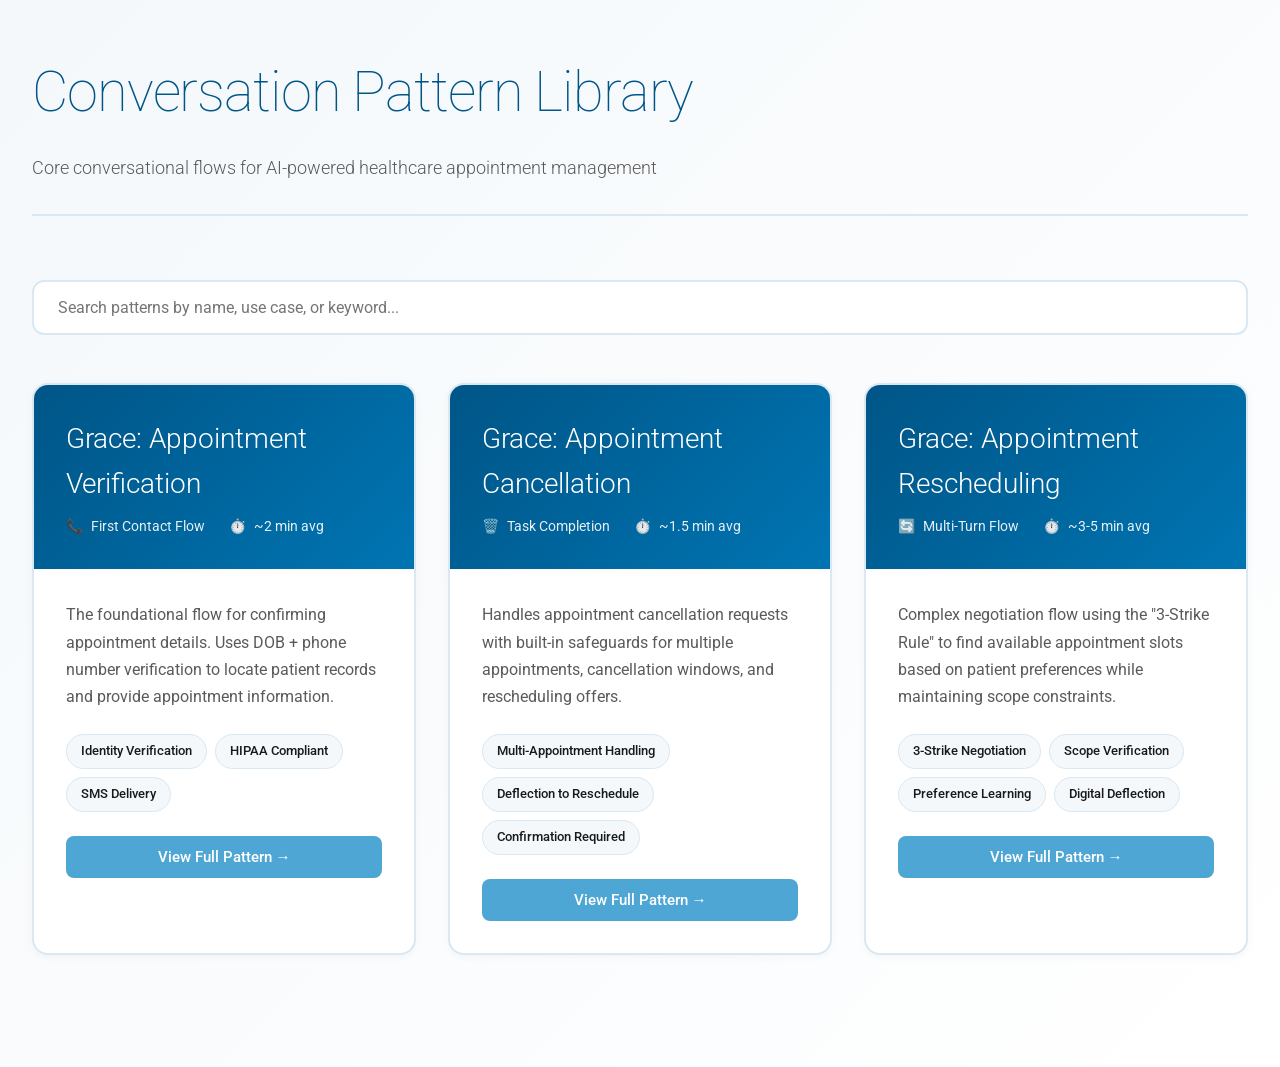
<file: index.html>
<!DOCTYPE html>
<html lang="en">
<head>
    <meta charset="UTF-8">
    <meta name="viewport" content="width=device-width, initial-scale=1.0">
    <title>Grace Conversation Pattern Library</title>
    <link href="https://fonts.googleapis.com/css2?family=Roboto:wght@100;300;400;500;600&display=swap" rel="stylesheet">
    <style>
        * {
            margin: 0;
            padding: 0;
            box-sizing: border-box;
        }

        :root {
            --primary: #005587;
            --secondary: #0075b3;
            --accent: #4da6d4;
            --light-bg: #f4f8fb;
            --white: #ffffff;
            --text-primary: #1a1a1a;
            --text-secondary: #5a5a5a;
            --border: #d9e8f2;
            --shadow: rgba(0, 85, 135, 0.08);
        }

        body {
            font-family: 'Roboto', sans-serif;
            background: linear-gradient(135deg, var(--light-bg) 0%, #ffffff 100%);
            color: var(--text-primary);
            line-height: 1.6;
            min-height: 100vh;
        }

        .container {
            max-width: 1400px;
            margin: 0 auto;
            padding: 3rem 2rem;
        }

        header {
            margin-bottom: 4rem;
            border-bottom: 2px solid var(--border);
            padding-bottom: 2rem;
        }

        h1 {
            font-family: 'Roboto', sans-serif;
            font-size: 3.5rem;
            color: var(--primary);
            margin-bottom: 1rem;
            font-weight: 100;
            letter-spacing: -0.02em;
        }

        .subtitle {
            font-size: 1.125rem;
            color: var(--text-secondary);
            font-weight: 300;
        }

        .search-container {
            margin-bottom: 3rem;
            position: relative;
        }

        .search-input {
            width: 100%;
            padding: 1rem 1.5rem;
            font-size: 1rem;
            border: 2px solid var(--border);
            border-radius: 12px;
            font-family: 'Roboto', sans-serif;
            transition: all 0.3s ease;
            background: var(--white);
        }

        .search-input:focus {
            outline: none;
            border-color: var(--secondary);
            box-shadow: 0 4px 12px var(--shadow);
        }

        .pattern-grid {
            display: grid;
            grid-template-columns: repeat(auto-fit, minmax(380px, 1fr));
            gap: 2rem;
            margin-bottom: 4rem;
        }

        .pattern-card {
            background: var(--white);
            border: 2px solid var(--border);
            border-radius: 16px;
            overflow: hidden;
            transition: all 0.3s ease;
            cursor: pointer;
            box-shadow: 0 2px 8px rgba(0,0,0,0.04);
        }

        .pattern-card:hover {
            transform: translateY(-4px);
            box-shadow: 0 8px 24px var(--shadow);
            border-color: var(--secondary);
        }

        .pattern-header {
            padding: 2rem;
            background: linear-gradient(135deg, var(--primary) 0%, var(--secondary) 100%);
            color: var(--white);
        }

        .pattern-title {
            font-family: 'Roboto', sans-serif;
            font-size: 1.75rem;
            margin-bottom: 0.5rem;
            font-weight: 300;
        }

        .pattern-meta {
            font-size: 0.875rem;
            opacity: 0.9;
            display: flex;
            gap: 1.5rem;
            flex-wrap: wrap;
        }

        .meta-item {
            display: flex;
            align-items: center;
            gap: 0.5rem;
        }

        .pattern-preview {
            padding: 2rem;
        }

        .pattern-description {
            color: var(--text-secondary);
            margin-bottom: 1.5rem;
            line-height: 1.7;
        }

        .tag-container {
            display: flex;
            gap: 0.5rem;
            flex-wrap: wrap;
        }

        .tag {
            padding: 0.375rem 0.875rem;
            background: var(--light-bg);
            border: 1px solid var(--border);
            border-radius: 20px;
            font-size: 0.8125rem;
            font-weight: 500;
            color: var(--text-primary);
        }

        .expand-button {
            margin-top: 1.5rem;
            padding: 0.75rem 1.5rem;
            background: var(--accent);
            color: var(--white);
            border: none;
            border-radius: 8px;
            font-family: 'Roboto', sans-serif;
            font-size: 0.9375rem;
            font-weight: 500;
            cursor: pointer;
            transition: all 0.3s ease;
            width: 100%;
        }

        .expand-button:hover {
            background: var(--secondary);
            transform: scale(1.02);
        }

        .modal-overlay {
            display: none;
            position: fixed;
            top: 0;
            left: 0;
            right: 0;
            bottom: 0;
            background: rgba(0, 0, 0, 0.6);
            backdrop-filter: blur(4px);
            z-index: 1000;
            animation: fadeIn 0.3s ease;
        }

        .modal-overlay.active {
            display: flex;
            justify-content: center;
            align-items: center;
            padding: 2rem;
        }

        .modal-content {
            background: var(--white);
            border-radius: 20px;
            max-width: 900px;
            width: 100%;
            max-height: 90vh;
            overflow-y: auto;
            box-shadow: 0 20px 60px rgba(0, 0, 0, 0.3);
            animation: slideUp 0.3s ease;
        }

        @keyframes fadeIn {
            from { opacity: 0; }
            to { opacity: 1; }
        }

        @keyframes slideUp {
            from { 
                opacity: 0;
                transform: translateY(30px);
            }
            to { 
                opacity: 1;
                transform: translateY(0);
            }
        }

        .modal-header {
            padding: 2.5rem;
            background: linear-gradient(135deg, var(--primary) 0%, var(--secondary) 100%);
            color: var(--white);
            position: sticky;
            top: 0;
            z-index: 10;
        }

        .modal-title {
            font-family: 'Roboto', sans-serif;
            font-size: 2.25rem;
            margin-bottom: 0.5rem;
            font-weight: 300;
        }

        .modal-body {
            padding: 2.5rem;
        }

        .section {
            margin-bottom: 2.5rem;
        }

        .section-title {
            font-family: 'Roboto', sans-serif;
            font-size: 1.5rem;
            color: var(--primary);
            margin-bottom: 1rem;
            font-weight: 300;
        }

        .flow-step {
            background: var(--light-bg);
            border-left: 4px solid var(--accent);
            padding: 1.25rem 1.5rem;
            margin-bottom: 1rem;
            border-radius: 8px;
        }

        .flow-step-title {
            font-weight: 600;
            color: var(--primary);
            margin-bottom: 0.5rem;
        }

        .dialogue {
            background: #ffffff;
            border: 1px solid var(--border);
            padding: 1rem;
            border-radius: 8px;
            margin: 0.75rem 0;
            font-family: 'Roboto', sans-serif;
        }

        .dialogue-label {
            font-weight: 600;
            font-size: 0.8125rem;
            text-transform: uppercase;
            letter-spacing: 0.05em;
            color: var(--secondary);
            margin-bottom: 0.5rem;
        }

        .edge-case {
            background: #fffef7;
            border: 2px solid #f4e8c1;
            padding: 1.25rem;
            border-radius: 8px;
            margin-bottom: 1rem;
        }

        .edge-case-title {
            font-weight: 600;
            color: #8b6914;
            margin-bottom: 0.5rem;
        }

        .metrics {
            display: grid;
            grid-template-columns: repeat(auto-fit, minmax(200px, 1fr));
            gap: 1rem;
            margin-top: 1.5rem;
        }

        .metric-box {
            background: var(--light-bg);
            border: 1px solid var(--border);
            padding: 1.25rem;
            border-radius: 8px;
            text-align: center;
        }

        .metric-value {
            font-size: 2rem;
            font-weight: 300;
            color: var(--primary);
            font-family: 'Roboto', sans-serif;
        }

        .metric-label {
            font-size: 0.875rem;
            color: var(--text-secondary);
            margin-top: 0.25rem;
        }

        .close-button {
            position: absolute;
            top: 2rem;
            right: 2rem;
            width: 40px;
            height: 40px;
            border: none;
            background: rgba(255, 255, 255, 0.2);
            color: var(--white);
            border-radius: 50%;
            cursor: pointer;
            font-size: 1.5rem;
            display: flex;
            align-items: center;
            justify-content: center;
            transition: all 0.3s ease;
        }

        .close-button:hover {
            background: rgba(255, 255, 255, 0.3);
            transform: rotate(90deg);
        }

        ul {
            margin-left: 1.5rem;
            margin-top: 0.5rem;
        }

        li {
            margin-bottom: 0.5rem;
            color: var(--text-secondary);
        }

        .no-results {
            text-align: center;
            padding: 4rem 2rem;
            color: var(--text-secondary);
        }

        .no-results-icon {
            font-size: 3rem;
            margin-bottom: 1rem;
            opacity: 0.5;
        }
    </style>
</head>
<body>
    <div class="container">
        <header>
            <h1>Conversation Pattern Library</h1>
            <p class="subtitle">Core conversational flows for AI-powered healthcare appointment management</p>
        </header>

        <div class="search-container">
            <input 
                type="text" 
                class="search-input" 
                id="searchInput" 
                placeholder="Search patterns by name, use case, or keyword..."
            >
        </div>

        <div class="pattern-grid" id="patternGrid">
            <!-- Verification Pattern -->
            <div class="pattern-card" data-pattern="verification" data-keywords="verify appointment check confirm DOB identity lookup">
                <div class="pattern-header">
                    <h2 class="pattern-title">Grace: Appointment Verification</h2>
                    <div class="pattern-meta">
                        <div class="meta-item">
                            <span>📞</span>
                            <span>First Contact Flow</span>
                        </div>
                        <div class="meta-item">
                            <span>⏱️</span>
                            <span>~2 min avg</span>
                        </div>
                    </div>
                </div>
                <div class="pattern-preview">
                    <p class="pattern-description">
                        The foundational flow for confirming appointment details. Uses DOB + phone number verification to locate patient records and provide appointment information.
                    </p>
                    <div class="tag-container">
                        <span class="tag">Identity Verification</span>
                        <span class="tag">HIPAA Compliant</span>
                        <span class="tag">SMS Delivery</span>
                    </div>
                    <button class="expand-button" onclick="showPattern('verification')">View Full Pattern →</button>
                </div>
            </div>

            <!-- Cancellation Pattern -->
            <div class="pattern-card" data-pattern="cancellation" data-keywords="cancel appointment delete remove cancellation multiple">
                <div class="pattern-header">
                    <h2 class="pattern-title">Grace: Appointment Cancellation</h2>
                    <div class="pattern-meta">
                        <div class="meta-item">
                            <span>🗑️</span>
                            <span>Task Completion</span>
                        </div>
                        <div class="meta-item">
                            <span>⏱️</span>
                            <span>~1.5 min avg</span>
                        </div>
                    </div>
                </div>
                <div class="pattern-preview">
                    <p class="pattern-description">
                        Handles appointment cancellation requests with built-in safeguards for multiple appointments, cancellation windows, and rescheduling offers.
                    </p>
                    <div class="tag-container">
                        <span class="tag">Multi-Appointment Handling</span>
                        <span class="tag">Deflection to Reschedule</span>
                        <span class="tag">Confirmation Required</span>
                    </div>
                    <button class="expand-button" onclick="showPattern('cancellation')">View Full Pattern →</button>
                </div>
            </div>

            <!-- Reschedule Pattern -->
            <div class="pattern-card" data-pattern="reschedule" data-keywords="reschedule change move appointment 3-strike availability preference">
                <div class="pattern-header">
                    <h2 class="pattern-title">Grace: Appointment Rescheduling</h2>
                    <div class="pattern-meta">
                        <div class="meta-item">
                            <span>🔄</span>
                            <span>Multi-Turn Flow</span>
                        </div>
                        <div class="meta-item">
                            <span>⏱️</span>
                            <span>~3-5 min avg</span>
                        </div>
                    </div>
                </div>
                <div class="pattern-preview">
                    <p class="pattern-description">
                        Complex negotiation flow using the "3-Strike Rule" to find available appointment slots based on patient preferences while maintaining scope constraints.
                    </p>
                    <div class="tag-container">
                        <span class="tag">3-Strike Negotiation</span>
                        <span class="tag">Scope Verification</span>
                        <span class="tag">Preference Learning</span>
                        <span class="tag">Digital Deflection</span>
                    </div>
                    <button class="expand-button" onclick="showPattern('reschedule')">View Full Pattern →</button>
                </div>
            </div>
        </div>
    </div>

    <!-- Modal -->
    <div class="modal-overlay" id="modalOverlay" onclick="closeModal(event)">
        <div class="modal-content" onclick="event.stopPropagation()">
            <div class="modal-header">
                <button class="close-button" onclick="closeModal()">×</button>
                <h2 class="modal-title" id="modalTitle"></h2>
                <p id="modalSubtitle"></p>
            </div>
            <div class="modal-body" id="modalBody">
                <!-- Content loaded dynamically -->
            </div>
        </div>
    </div>

    <script>
        const patterns = {
            verification: {
                title: 'Grace: Appointment Verification Flow',
                subtitle: 'Core identity verification and appointment lookup pattern',
                content: `
                    <div class="section">
                        <h3 class="section-title">Scenario</h3>
                        <p>Caller wants to verify details of an upcoming appointment.</p>
                    </div>

                    <div class="section">
                        <h3 class="section-title">Happy Path</h3>
                        
                        <div class="flow-step">
                            <div class="flow-step-title">Step 1: Greeting & Disclosure</div>
                            <div class="dialogue">
                                <div class="dialogue-label">Grace</div>
                                "Hello, this is Grace, an AI-powered assistant. I'm still developing my skills, so I appreciate your patience as we work together. I can help with information about an existing appointment or cancellation. What can I assist with today?"
                            </div>
                        </div>

                        <div class="flow-step">
                            <div class="flow-step-title">Step 2: Intent Recognition</div>
                            <p><strong>Trigger phrases:</strong></p>
                            <ul>
                                <li>"I want to check on my appointment"</li>
                                <li>"Can you tell me when my appointment is"</li>
                                <li>"I need to verify my appointment"</li>
                                <li>"What time is my appointment"</li>
                            </ul>
                            <div class="dialogue">
                                <div class="dialogue-label">Grace</div>
                                "Sure, let me look up the upcoming appointment."
                            </div>
                            <p><em>System uses DOB (from IVR handoff) + Caller ANI to locate patient record and appointments</em></p>
                        </div>

                        <div class="flow-step">
                            <div class="flow-step-title">Step 3: Appointment Lookup</div>
                            <p><strong>If single appointment found:</strong></p>
                            <div class="dialogue">
                                <div class="dialogue-label">Grace</div>
                                "There's an appointment on [Day, Date] at [Time] with [Provider Name] at [Facility Name], located at [Address]. Would a text message with these details be helpful?"
                            </div>
                            
                            <p><strong>If multiple appointments found:</strong></p>
                            <div class="dialogue">
                                <div class="dialogue-label">Grace</div>
                                "There are multiple upcoming appointments. The first is on [Date/Time] with [Provider]. The next is on [Date/Time] with [Provider]. Which one is this call about?"
                            </div>
                        </div>

                        <div class="flow-step">
                            <div class="flow-step-title">Step 4: SMS Offer & Closing</div>
                            <div class="dialogue">
                                <div class="dialogue-label">If caller accepts SMS</div>
                                "A text with the appointment details and office address is on its way. Is there anything else?"
                            </div>
                            <div class="dialogue">
                                <div class="dialogue-label">If caller declines SMS</div>
                                "No problem. Is there anything else that's needed today?"
                            </div>
                        </div>
                    </div>

                    <div class="section">
                        <h3 class="section-title">Key Edge Cases</h3>
                        
                        <div class="edge-case">
                            <div class="edge-case-title">External Communications Reference</div>
                            <p><strong>Trigger:</strong> Caller references receiving a text/email/letter about an appointment Grace cannot locate</p>
                            <p><strong>Grace's response:</strong> Must distinguish between "verify this appointment exists" (Grace can attempt) vs. "explain why I got this communication" (Grace must escalate)</p>
                            <ul>
                                <li>If verification request → Attempt lookup within date constraints</li>
                                <li>If "why" question → Acknowledge limitation and offer Care Navigator transfer</li>
                            </ul>
                        </div>

                        <div class="edge-case">
                            <div class="edge-case-title">No Appointments Found</div>
                            <p><strong>Handling:</strong></p>
                            <ul>
                                <li>Grace acknowledges: "The appointment mentioned isn't showing in the system."</li>
                                <li>Grace offers to check: "Is the appointment possibly under a different name or phone number?"</li>
                                <li>If still not found after one clarification attempt → Escalate to Care Navigator</li>
                            </ul>
                        </div>

                        <div class="edge-case">
                            <div class="edge-case-title">Past Appointment Reference</div>
                            <p><strong>Constraint:</strong> Grace can only see today and future appointments</p>
                            <div class="dialogue">
                                <div class="dialogue-label">Grace</div>
                                "That date has already passed. Appointment information is available for today and future dates only. If there's concern about that notification, a Care Navigator can help clarify. Would a transfer be helpful?"
                            </div>
                        </div>
                    </div>

                    <div class="section">
                        <h3 class="section-title">Performance Metrics</h3>
                        <div class="metrics">
                            <div class="metric-box">
                                <div class="metric-value">~2 min</div>
                                <div class="metric-label">Avg Call Duration</div>
                            </div>
                            <div class="metric-box">
                                <div class="metric-value">85%+</div>
                                <div class="metric-label">Completion Rate</div>
                            </div>
                            <div class="metric-box">
                                <div class="metric-value">High</div>
                                <div class="metric-label">Patient Trust</div>
                            </div>
                        </div>
                    </div>

                    <div class="section">
                        <h3 class="section-title">Implementation Notes</h3>
                        <ul>
                            <li><strong>Verification Method:</strong> DOB received from IVR handoff + Caller ANI (phone number)</li>
                            <li><strong>Data Visibility:</strong> Today's appointments and future only (no past appointments)</li>
                            <li><strong>Compliance:</strong> HIPAA-compliant identity verification completed by IVR before Grace handoff</li>
                            <li><strong>Escalation Trigger:</strong> Appointment not found after lookup attempts</li>
                        </ul>
                    </div>
                `
            },
            cancellation: {
                title: 'Grace: Appointment Cancellation Flow',
                subtitle: 'Task-based cancellation with safeguards and rescheduling offers',
                content: `
                    <div class="section">
                        <h3 class="section-title">Scenario</h3>
                        <p>Caller wants to cancel an existing appointment. Grace must confirm which appointment, verify cancellation is possible, offer rescheduling as an alternative, and complete the cancellation with confirmation.</p>
                    </div>

                    <div class="section">
                        <h3 class="section-title">Happy Path</h3>
                        
                        <div class="flow-step">
                            <div class="flow-step-title">Step 1: Intent Recognition</div>
                            <p><strong>Trigger phrases:</strong></p>
                            <ul>
                                <li>"I need to cancel my appointment"</li>
                                <li>"Can you cancel my appointment"</li>
                                <li>"I can't make it"</li>
                            </ul>
                        </div>

                        <div class="flow-step">
                            <div class="flow-step-title">Step 2: Appointment Identification</div>
                            <p><strong>If single appointment:</strong></p>
                            <div class="dialogue">
                                <div class="dialogue-label">Grace</div>
                                "I see an appointment on [Date] at [Time] with [Provider]. Is this the appointment to cancel?"
                            </div>
                            
                            <p><strong>If multiple appointments:</strong></p>
                            <div class="dialogue">
                                <div class="dialogue-label">Grace</div>
                                "There are multiple upcoming appointments. One is on [Date] with [Provider], and another on [Date] with [Provider]. Which appointment should be cancelled?"
                            </div>
                        </div>

                        <div class="flow-step">
                            <div class="flow-step-title">Step 3: Rescheduling Offer (Deflection)</div>
                            <div class="dialogue">
                                <div class="dialogue-label">Grace</div>
                                "Before canceling, would rescheduling to a different day or time work instead?"
                            </div>
                            <ul>
                                <li><strong>If yes:</strong> Transition to Reschedule Flow</li>
                                <li><strong>If no:</strong> Proceed to cancellation</li>
                            </ul>
                        </div>

                        <div class="flow-step">
                            <div class="flow-step-title">Step 4: Cancellation Window Check</div>
                            <p><strong>If within cancellation window:</strong> Proceed to Step 5</p>
                            <p><strong>If past cancellation window:</strong></p>
                            <div class="dialogue">
                                <div class="dialogue-label">Grace</div>
                                "This appointment can no longer be cancelled. A Care Navigator can provide more information. Would a transfer be helpful?"
                            </div>
                        </div>

                        <div class="flow-step">
                            <div class="flow-step-title">Step 5: Confirmation & Completion</div>
                            <div class="dialogue">
                                <div class="dialogue-label">Grace</div>
                                "The appointment on [Date] at [Time] with [Provider] has been cancelled. Would a text confirmation be helpful?"
                            </div>
                            <p>If SMS accepted → Send confirmation text</p>
                            <div class="dialogue">
                                <div class="dialogue-label">Grace (closing)</div>
                                "Is there anything else needed today?"
                            </div>
                        </div>
                    </div>

                    <div class="section">
                        <h3 class="section-title">Key Edge Cases</h3>
                        
                        <div class="edge-case">
                            <div class="edge-case-title">Multiple Appointment Cancellation</div>
                            <p><strong>Trigger:</strong> Caller wants to cancel more than one appointment</p>
                            <p><strong>Handling:</strong> Grace processes one appointment at a time</p>
                            <div class="dialogue">
                                <div class="dialogue-label">Grace</div>
                                "Let's cancel the first appointment on [Date]. [Process cancellation]. Now, regarding the second appointment on [Date]..."
                            </div>
                        </div>

                        <div class="edge-case">
                            <div class="edge-case-title">Caller Changes Mind During Flow</div>
                            <p><strong>Trigger:</strong> Caller initially says "cancel" then switches to "actually, I want to reschedule"</p>
                            <p><strong>Handling:</strong> Acknowledge gracefully and pivot</p>
                            <div class="dialogue">
                                <div class="dialogue-label">Grace</div>
                                "Understood — let's look at rescheduling instead."
                            </div>
                            <p>→ Transition to Reschedule Flow</p>
                        </div>

                        <div class="edge-case">
                            <div class="edge-case-title">System Error During Cancellation</div>
                            <p><strong>Handling:</strong> Do not attempt multiple retries</p>
                            <div class="dialogue">
                                <div class="dialogue-label">Grace</div>
                                "There's a system issue preventing the cancellation from completing. A Care Navigator can assist. Transferring now."
                            </div>
                        </div>
                    </div>

                    <div class="section">
                        <h3 class="section-title">Design Principles</h3>
                        <ul>
                            <li><strong>Always offer rescheduling before canceling</strong> — reduces patient dropout and optimizes care continuity</li>
                            <li><strong>One appointment at a time</strong> — prevents confusion and system errors</li>
                            <li><strong>Clear confirmation language</strong> — avoid corporate speak like "cancellation criteria"</li>
                            <li><strong>Minimize friction</strong> — simple yes/no decisions, no unnecessary verification loops</li>
                        </ul>
                    </div>

                    <div class="section">
                        <h3 class="section-title">Performance Metrics</h3>
                        <div class="metrics">
                            <div class="metric-box">
                                <div class="metric-value">~1.5 min</div>
                                <div class="metric-label">Avg Call Duration</div>
                            </div>
                            <div class="metric-box">
                                <div class="metric-value">~30%</div>
                                <div class="metric-label">Deflected to Reschedule</div>
                            </div>
                            <div class="metric-box">
                                <div class="metric-value">90%+</div>
                                <div class="metric-label">Successful Completion</div>
                            </div>
                        </div>
                    </div>
                `
            },
            reschedule: {
                title: 'Grace: Appointment Rescheduling Flow',
                subtitle: 'Multi-turn negotiation using 3-Strike Rule',
                content: `
                    <div class="section">
                        <h3 class="section-title">Scenario</h3>
                        <p>Caller wants to reschedule an existing appointment. This is the most complex flow, requiring context maintenance across 8-10 conversational turns while negotiating availability within scope constraints.</p>
                    </div>

                    <div class="section">
                        <h3 class="section-title">Scope Constraints</h3>
                        <div class="flow-step">
                            <div class="flow-step-title">In-Scope (Grace Can Handle)</div>
                            <ul>
                                <li>Same provider</li>
                                <li>Same facility</li>
                                <li>Different date/time only</li>
                            </ul>
                        </div>
                        <div class="flow-step">
                            <div class="flow-step-title">Out-of-Scope (Requires Escalation)</div>
                            <ul>
                                <li>Different provider</li>
                                <li>Different facility</li>
                                <li>Complex scheduling logic</li>
                            </ul>
                            <p><strong>Mitigation:</strong> Offer SMS link to digital self-service OR escalate to Care Navigator</p>
                        </div>
                    </div>

                    <div class="section">
                        <h3 class="section-title">The 3-Strike Rule</h3>
                        <p>Grace has <strong>3 attempts</strong> to find an acceptable appointment slot before escalating to digital self-service or Care Navigator.</p>
                        
                        <div class="flow-step">
                            <div class="flow-step-title">Strike 1: Proactive Offer (Next Available)</div>
                            <div class="dialogue">
                                <div class="dialogue-label">Grace</div>
                                "The next opening with [Provider Name] is [Day, Date] at [Time]. Does that work?"
                            </div>
                            <p><strong>If accepted:</strong> → Proceed to Resolution</p>
                            <p><strong>If declined:</strong> → Move to Strike 2</p>
                        </div>

                        <div class="flow-step">
                            <div class="flow-step-title">Strike 2: Preference Pivot</div>
                            <div class="dialogue">
                                <div class="dialogue-label">Grace</div>
                                "Is there a day of the week or time of day that works better?"
                            </div>
                            <p><strong>Examples:</strong> "Wednesdays," "mornings," "afternoons," "Fridays after 2pm"</p>
                            <p>Grace retains this preference and searches accordingly → Strike 3</p>
                        </div>

                        <div class="flow-step">
                            <div class="flow-step-title">Strike 3: Targeted Offer Based on Preference</div>
                            <div class="dialogue">
                                <div class="dialogue-label">Grace (based on "Wednesdays" preference)</div>
                                "There's a Wednesday opening on [Date] at [Time]. Would that work?"
                            </div>
                            <p><strong>If accepted:</strong> → Proceed to Resolution</p>
                            <p><strong>If declined:</strong> → 3 Strikes Failed (escalation path)</p>
                        </div>
                    </div>

                    <div class="section">
                        <h3 class="section-title">Full Happy Path</h3>
                        
                        <div class="flow-step">
                            <div class="flow-step-title">Phase 1: Intent & Verification</div>
                            <div class="dialogue">
                                <div class="dialogue-label">User</div>
                                "I need to change my upcoming appointment."
                            </div>
                            <div class="dialogue">
                                <div class="dialogue-label">Grace</div>
                                "Let me pull up the details."
                            </div>
                            <p><em>[Grace retrieves appointment info]</em></p>
                            <div class="dialogue">
                                <div class="dialogue-label">Grace (single appointment)</div>
                                "There's an appointment scheduled with [Provider] at [Facility] on [Day, Date] at [Time]. Is this the one that needs to be rescheduled?"
                            </div>
                        </div>

                        <div class="flow-step">
                            <div class="flow-step-title">Phase 2: Scope Constraint Check</div>
                            <div class="dialogue">
                                <div class="dialogue-label">Grace</div>
                                "Just to confirm — is the goal to see [Provider Name] at the same location, just on a different day or time?"
                            </div>
                            <ul>
                                <li><strong>If YES:</strong> Proceed to Phase 3 (Availability Negotiation)</li>
                                <li><strong>If NO:</strong> → Out-of-Scope Handling</li>
                            </ul>
                        </div>

                        <div class="flow-step">
                            <div class="flow-step-title">Phase 3: Availability Negotiation (3-Strike Rule)</div>
                            <p>See detailed Strike 1 → Strike 2 → Strike 3 flow above</p>
                        </div>

                        <div class="flow-step">
                            <div class="flow-step-title">Phase 4: Resolution & Confirmation</div>
                            <div class="dialogue">
                                <div class="dialogue-label">Grace</div>
                                "Got it. The new appointment is confirmed for [Day, Date] at [Time] with [Provider Name] at [Facility]. The previous appointment on [Original Date] has been canceled."
                            </div>
                            <div class="dialogue">
                                <div class="dialogue-label">Grace (SMS offer)</div>
                                "Would a text message with the new appointment details be helpful?"
                            </div>
                            <p><strong>SMS contains:</strong> NEW appointment only (minimizes cognitive load)</p>
                        </div>
                    </div>

                    <div class="section">
                        <h3 class="section-title">3 Strikes Failed Path</h3>
                        
                        <div class="edge-case">
                            <div class="edge-case-title">When All 3 Offers Are Declined</div>
                            <div class="dialogue">
                                <div class="dialogue-label">Grace</div>
                                "Finding the right time is important. There are a couple of options:"
                            </div>
                            
                            <p><strong>Option A: Digital Self-Service</strong></p>
                            <div class="dialogue">
                                <div class="dialogue-label">Grace</div>
                                "A link to the full calendar for [Provider Name] can be sent by text, so any available slot can be selected directly."
                            </div>
                            
                            <p><strong>Option B: Care Navigator</strong></p>
                            <div class="dialogue">
                                <div class="dialogue-label">Grace</div>
                                "Or, a Care Navigator can assist with finding a time that works. Which would be better — the calendar link or a Care Navigator?"
                            </div>
                        </div>
                    </div>

                    <div class="section">
                        <h3 class="section-title">Critical Edge Cases</h3>
                        
                        <div class="edge-case">
                            <div class="edge-case-title">Ambiguous Responses (Not Clear Yes/No)</div>
                            <p><strong>Phrases that indicate hesitation, NOT decline:</strong></p>
                            <ul>
                                <li>"Let me think..."</li>
                                <li>"Let me check my calendar"</li>
                                <li>"Maybe"</li>
                                <li>"I might have to work that day"</li>
                                <li>"What else is there?"</li>
                            </ul>
                            <p><strong>Handling:</strong> These do NOT count as a strike</p>
                            <div class="dialogue">
                                <div class="dialogue-label">Grace (after pause)</div>
                                "Take your time. What day or time would work better?"
                            </div>
                        </div>

                        <div class="edge-case">
                            <div class="edge-case-title">Caller Changes Mind Mid-Flow</div>
                            <p><strong>Trigger:</strong> Caller initially confirms same provider/facility, then changes to wanting a different provider</p>
                            <div class="dialogue">
                                <div class="dialogue-label">Grace</div>
                                "Understood — a different provider is needed."
                            </div>
                            <p>→ Redirect to Out-of-Scope Handling (do NOT restart scope check)</p>
                        </div>

                        <div class="edge-case">
                            <div class="edge-case-title">Multiple Appointments to Reschedule</div>
                            <p><strong>Handling:</strong> Grace processes ONE appointment at a time</p>
                            <div class="dialogue">
                                <div class="dialogue-label">Grace</div>
                                "Let's start with the reschedule for [Appointment 1]."
                            </div>
                            <p>[Complete full reschedule flow]</p>
                            <div class="dialogue">
                                <div class="dialogue-label">Grace</div>
                                "Now, regarding [Appointment 2]..."
                            </div>
                        </div>
                    </div>

                    <div class="section">
                        <h3 class="section-title">Implementation Requirements</h3>
                        <ul>
                            <li><strong>Memory/Context Retention:</strong> Must remember caller's stated preference across all 3 strikes</li>
                            <li><strong>Entity Tracking:</strong> Track which slots were offered and declined (no re-offering)</li>
                            <li><strong>Same-Day Logic:</strong> Existing same-day escalation logic applies (no changes needed)</li>
                            <li><strong>Timing:</strong> Keep responses under 5 seconds per turn</li>
                            <li><strong>Language:</strong> Avoid corporate speak; use capability-focused phrasing</li>
                        </ul>
                    </div>

                    <div class="section">
                        <h3 class="section-title">Performance Metrics</h3>
                        <div class="metrics">
                            <div class="metric-box">
                                <div class="metric-value">3-5 min</div>
                                <div class="metric-label">Avg Call Duration</div>
                            </div>
                            <div class="metric-box">
                                <div class="metric-value">Strike 1</div>
                                <div class="metric-label">Target Booking</div>
                            </div>
                            <div class="metric-box">
                                <div class="metric-value">~40%</div>
                                <div class="metric-label">Digital Deflection</div>
                            </div>
                            <div class="metric-box">
                                <div class="metric-value">8-10</div>
                                <div class="metric-label">Avg Turns</div>
                            </div>
                        </div>
                    </div>

                    <div class="section">
                        <h3 class="section-title">Known Product Dependencies</h3>
                        <p><strong>⚠️ Entity/Memory Sharing Issue:</strong> If Grace fails to remember caller's stated preferences ("Wednesdays work best") and offers conflicting slots, this is a trust-breaker.</p>
                        <p><strong>Mitigation:</strong> Fallback escalation if Grace detects context degradation over long calls or off-topic diversions.</p>
                    </div>
                `
            }
        };

        function showPattern(patternId) {
            const pattern = patterns[patternId];
            document.getElementById('modalTitle').textContent = pattern.title;
            document.getElementById('modalSubtitle').textContent = pattern.subtitle;
            document.getElementById('modalBody').innerHTML = pattern.content;
            document.getElementById('modalOverlay').classList.add('active');
            document.body.style.overflow = 'hidden';
        }

        function closeModal(event) {
            if (!event || event.target.id === 'modalOverlay') {
                document.getElementById('modalOverlay').classList.remove('active');
                document.body.style.overflow = 'auto';
            }
        }

        // Search functionality
        document.getElementById('searchInput').addEventListener('input', function(e) {
            const searchTerm = e.target.value.toLowerCase();
            const cards = document.querySelectorAll('.pattern-card');
            let visibleCount = 0;

            cards.forEach(card => {
                const keywords = card.dataset.keywords.toLowerCase();
                const title = card.querySelector('.pattern-title').textContent.toLowerCase();
                const description = card.querySelector('.pattern-description').textContent.toLowerCase();
                
                if (keywords.includes(searchTerm) || title.includes(searchTerm) || description.includes(searchTerm)) {
                    card.style.display = 'block';
                    visibleCount++;
                } else {
                    card.style.display = 'none';
                }
            });

            // Show "no results" message if needed
            const grid = document.getElementById('patternGrid');
            let noResults = document.getElementById('noResults');
            
            if (visibleCount === 0 && searchTerm) {
                if (!noResults) {
                    noResults = document.createElement('div');
                    noResults.id = 'noResults';
                    noResults.className = 'no-results';
                    noResults.innerHTML = `
                        <div class="no-results-icon">🔍</div>
                        <p>No patterns found matching "${searchTerm}"</p>
                        <p style="margin-top: 0.5rem; font-size: 0.875rem;">Try searching for verification, cancellation, or reschedule</p>
                    `;
                    grid.appendChild(noResults);
                }
            } else if (noResults) {
                noResults.remove();
            }
        });

        // Close modal on Escape key
        document.addEventListener('keydown', function(e) {
            if (e.key === 'Escape') {
                closeModal();
            }
        });
    </script>
</body>
</html>
</file>
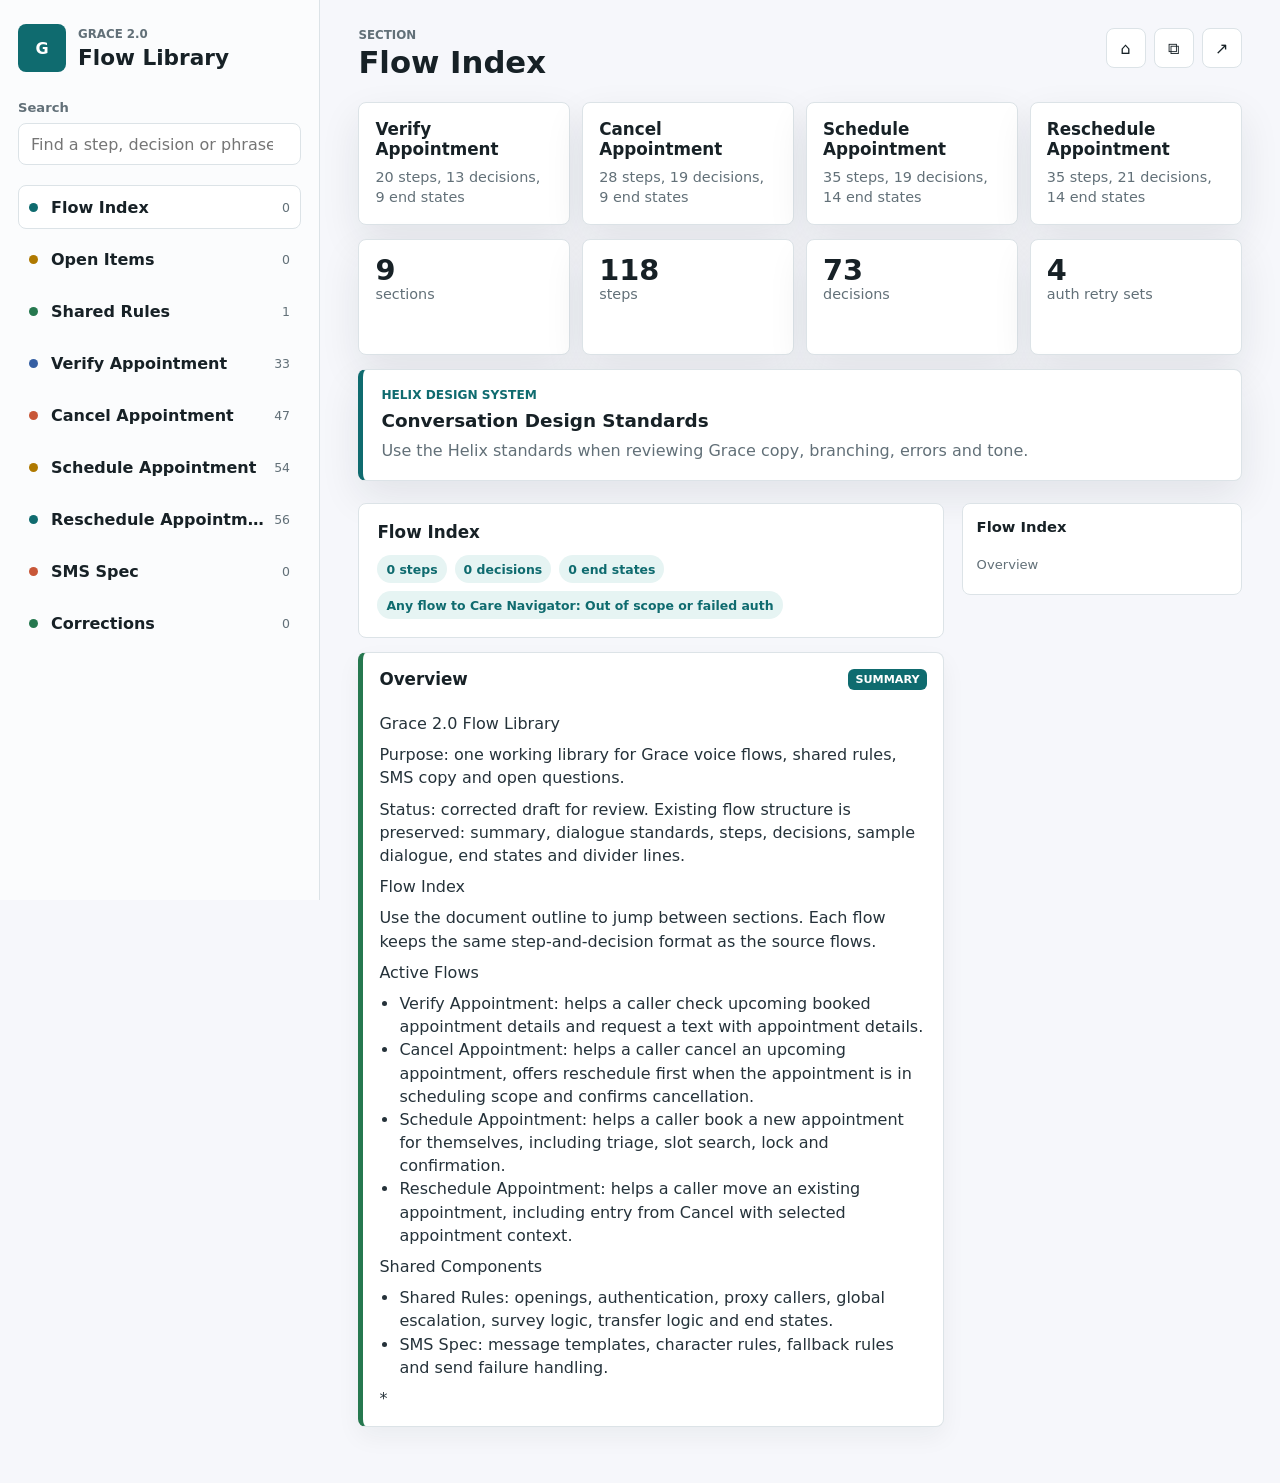
<file: grace-flow-prototype/index.html>
<!doctype html>
<html lang="en">
  <head>
    <meta charset="UTF-8" />
    <meta name="viewport" content="width=device-width, initial-scale=1.0" />
    <title>Grace 2.0 Flow Library Prototype</title>
    <link rel="stylesheet" href="./styles.css" />
  </head>
  <body>
    <div class="app-shell">
      <aside class="sidebar" aria-label="Flow sections">
        <div class="brand">
          <span class="brand-mark" aria-hidden="true">G</span>
          <div>
            <p class="eyebrow">Grace 2.0</p>
            <h1>Flow Library</h1>
          </div>
        </div>

        <label class="search-label" for="searchInput">Search</label>
        <input id="searchInput" class="search-input" type="search" placeholder="Find a step, decision or phrase" />

        <nav id="sectionNav" class="section-nav"></nav>
      </aside>

      <main class="workspace">
        <header class="topbar">
          <div>
            <p id="sectionKicker" class="eyebrow">Prototype</p>
            <h2 id="sectionTitle">Grace 2.0 Flow Library</h2>
          </div>
          <div class="toolbar" aria-label="Page controls">
            <button id="overviewButton" class="icon-button" type="button" title="Show overview" aria-label="Show overview">⌂</button>
            <button id="copyButton" class="icon-button" type="button" title="Copy current section" aria-label="Copy current section">⧉</button>
            <a class="icon-button link-button" href="https://docs.google.com/document/d/1_xTalbZ1vDqIn5HPyA8DuVbp4k14yAAlsUuLJdZERE0/edit?usp=drivesdk" title="Open source document" aria-label="Open source document">↗</a>
          </div>
        </header>

        <section id="overview" class="overview"></section>

        <section class="content-shell">
          <div id="content" class="content"></div>
          <aside id="outline" class="outline" aria-label="Section outline"></aside>
        </section>
      </main>
    </div>

    <div id="toast" class="toast" role="status" aria-live="polite"></div>

    <script src="./app.js"></script>
  </body>
</html>
</file>
<file: grace-flow-prototype/styles.css>
:root {
  --bg: #f6f7fb;
  --surface: #ffffff;
  --ink: #172126;
  --muted: #627078;
  --line: #dce3e7;
  --teal: #0f6b6f;
  --teal-soft: #e6f4f3;
  --coral: #c85738;
  --coral-soft: #fff0eb;
  --gold: #af7900;
  --gold-soft: #fff8df;
  --blue: #355fa3;
  --blue-soft: #edf3ff;
  --green: #26784f;
  --green-soft: #eaf7ef;
  --shadow: 0 16px 40px rgba(18, 35, 44, 0.09);
}

* {
  box-sizing: border-box;
}

html {
  scroll-behavior: smooth;
}

body {
  margin: 0;
  min-height: 100vh;
  background: var(--bg);
  color: var(--ink);
  font-family: Inter, ui-sans-serif, system-ui, -apple-system, BlinkMacSystemFont, "Segoe UI", sans-serif;
}

button,
input {
  font: inherit;
}

.app-shell {
  display: grid;
  grid-template-columns: minmax(280px, 320px) minmax(0, 1fr);
  min-height: 100vh;
}

.sidebar {
  position: sticky;
  top: 0;
  height: 100vh;
  overflow: auto;
  padding: 24px 18px;
  background: #fbfcfd;
  border-right: 1px solid var(--line);
}

.brand {
  display: grid;
  grid-template-columns: 48px 1fr;
  gap: 12px;
  align-items: center;
  margin-bottom: 28px;
}

.brand-mark {
  display: grid;
  place-items: center;
  width: 48px;
  height: 48px;
  color: #ffffff;
  background: var(--teal);
  border-radius: 8px;
  font-weight: 800;
}

.eyebrow {
  margin: 0 0 4px;
  color: var(--muted);
  font-size: 0.74rem;
  font-weight: 750;
  letter-spacing: 0;
  text-transform: uppercase;
}

h1,
h2,
h3,
p {
  margin-top: 0;
}

h1 {
  margin-bottom: 0;
  font-size: 1.35rem;
}

h2 {
  margin-bottom: 0;
  font-size: clamp(1.4rem, 2.4vw, 2.1rem);
  line-height: 1.1;
}

h3 {
  margin-bottom: 10px;
  font-size: 1.05rem;
  line-height: 1.25;
}

.search-label {
  display: block;
  margin-bottom: 8px;
  color: var(--muted);
  font-size: 0.82rem;
  font-weight: 700;
}

.search-input {
  width: 100%;
  min-height: 42px;
  margin-bottom: 20px;
  padding: 10px 12px;
  color: var(--ink);
  background: #ffffff;
  border: 1px solid var(--line);
  border-radius: 8px;
  outline: none;
}

.search-input:focus {
  border-color: var(--teal);
  box-shadow: 0 0 0 3px rgba(15, 107, 111, 0.15);
}

.section-nav {
  display: grid;
  gap: 8px;
}

.nav-button {
  display: grid;
  grid-template-columns: 12px 1fr auto;
  gap: 10px;
  align-items: center;
  width: 100%;
  min-height: 44px;
  padding: 10px;
  color: var(--ink);
  text-align: left;
  background: transparent;
  border: 1px solid transparent;
  border-radius: 8px;
  cursor: pointer;
}

.nav-button:hover,
.nav-button.active {
  background: var(--surface);
  border-color: var(--line);
}

.nav-dot {
  width: 9px;
  height: 9px;
  border-radius: 50%;
  background: var(--teal);
}

.nav-title {
  overflow: hidden;
  font-weight: 750;
  text-overflow: ellipsis;
  white-space: nowrap;
}

.nav-count {
  color: var(--muted);
  font-size: 0.78rem;
}

.workspace {
  min-width: 0;
  padding: 28px clamp(18px, 3vw, 42px) 44px;
}

.topbar {
  display: flex;
  gap: 18px;
  align-items: flex-start;
  justify-content: space-between;
  margin-bottom: 22px;
}

.toolbar {
  display: flex;
  gap: 8px;
  align-items: center;
}

.icon-button {
  display: grid;
  place-items: center;
  width: 40px;
  height: 40px;
  color: var(--ink);
  background: var(--surface);
  border: 1px solid var(--line);
  border-radius: 8px;
  cursor: pointer;
  text-decoration: none;
}

.icon-button:hover {
  border-color: var(--teal);
  color: var(--teal);
}

.overview {
  display: grid;
  gap: 14px;
  margin-bottom: 22px;
}

.route-map {
  display: grid;
  grid-template-columns: repeat(4, minmax(0, 1fr));
  gap: 12px;
}

.flow-tile,
.metric-tile {
  min-height: 116px;
  padding: 16px;
  background: var(--surface);
  border: 1px solid var(--line);
  border-radius: 8px;
  box-shadow: var(--shadow);
}

.flow-tile {
  display: grid;
  align-content: space-between;
  cursor: pointer;
}

.flow-tile:hover {
  border-color: var(--teal);
}

.flow-tile strong {
  display: block;
  margin-bottom: 8px;
  font-size: 1.05rem;
}

.flow-tile span,
.metric-tile span {
  color: var(--muted);
  font-size: 0.9rem;
  line-height: 1.35;
}

.metric-grid {
  display: grid;
  grid-template-columns: repeat(4, minmax(0, 1fr));
  gap: 12px;
}

.metric-tile strong {
  display: block;
  font-size: 1.8rem;
  line-height: 1;
}

.standards-card {
  display: grid;
  gap: 8px;
  padding: 18px;
  color: var(--ink);
  text-decoration: none;
  background: var(--surface);
  border: 1px solid var(--line);
  border-left: 5px solid var(--teal);
  border-radius: 8px;
  box-shadow: var(--shadow);
}

.standards-card:hover {
  border-color: var(--teal);
  border-left-color: var(--coral);
}

.standards-card strong {
  font-size: 1.15rem;
  line-height: 1.2;
}

.standards-card span:last-child {
  color: var(--muted);
  line-height: 1.4;
}

.standards-label {
  color: var(--teal);
  font-size: 0.76rem;
  font-weight: 800;
  letter-spacing: 0;
  text-transform: uppercase;
}

.content-shell {
  display: grid;
  grid-template-columns: minmax(0, 1fr) minmax(220px, 280px);
  gap: 18px;
  align-items: start;
}

.content {
  min-width: 0;
}

.section-summary,
.empty-state {
  margin-bottom: 14px;
  padding: 18px;
  background: var(--surface);
  border: 1px solid var(--line);
  border-radius: 8px;
}

.summary-tags {
  display: flex;
  flex-wrap: wrap;
  gap: 8px;
  margin-top: 12px;
}

.tag {
  display: inline-flex;
  align-items: center;
  min-height: 28px;
  padding: 5px 9px;
  color: var(--teal);
  background: var(--teal-soft);
  border-radius: 999px;
  font-size: 0.78rem;
  font-weight: 750;
}

.block {
  margin-bottom: 12px;
  padding: 16px;
  background: var(--surface);
  border: 1px solid var(--line);
  border-left: 5px solid var(--teal);
  border-radius: 8px;
  box-shadow: 0 10px 24px rgba(18, 35, 44, 0.05);
}

.block.summary {
  border-left-color: var(--green);
}

.block.decision {
  border-left-color: var(--gold);
  background: linear-gradient(90deg, var(--gold-soft), #ffffff 32%);
}

.block.step {
  border-left-color: var(--blue);
}

.block.dialogue {
  border-left-color: var(--coral);
  background: linear-gradient(90deg, var(--coral-soft), #ffffff 34%);
}

.block.end {
  border-left-color: var(--teal);
  background: linear-gradient(90deg, var(--teal-soft), #ffffff 34%);
}

.block.sms {
  border-left-color: var(--coral);
}

.block-title-row {
  display: flex;
  gap: 10px;
  align-items: flex-start;
  justify-content: space-between;
}

.block-type {
  flex: 0 0 auto;
  padding: 4px 7px;
  color: #ffffff;
  background: var(--teal);
  border-radius: 6px;
  font-size: 0.7rem;
  font-weight: 800;
  text-transform: uppercase;
}

.decision .block-type {
  background: var(--gold);
}

.step .block-type {
  background: var(--blue);
}

.dialogue .block-type,
.sms .block-type {
  background: var(--coral);
}

.block-body {
  display: grid;
  gap: 8px;
  margin-top: 12px;
  color: #25323a;
  line-height: 1.45;
}

.block-body p,
.block-body ul {
  margin: 0;
}

.block-body ul {
  padding-left: 20px;
}

.quote-line {
  padding: 10px 12px;
  background: #f9fafb;
  border: 1px solid var(--line);
  border-radius: 8px;
}

.plain-line {
  white-space: pre-wrap;
}

.divider-line {
  height: 1px;
  margin: 14px 0;
  background: var(--line);
}

.outline {
  position: sticky;
  top: 22px;
  max-height: calc(100vh - 44px);
  overflow: auto;
  padding: 14px;
  background: var(--surface);
  border: 1px solid var(--line);
  border-radius: 8px;
}

.outline h3 {
  margin-bottom: 12px;
  font-size: 0.92rem;
}

.outline a {
  display: block;
  padding: 7px 0;
  color: var(--muted);
  font-size: 0.82rem;
  line-height: 1.3;
  text-decoration: none;
}

.outline a:hover {
  color: var(--teal);
}

mark {
  padding: 0 2px;
  background: #fff0a8;
}

.toast {
  position: fixed;
  right: 22px;
  bottom: 22px;
  transform: translateY(20px);
  opacity: 0;
  pointer-events: none;
  padding: 10px 12px;
  color: #ffffff;
  background: var(--ink);
  border-radius: 8px;
  transition: opacity 180ms ease, transform 180ms ease;
}

.toast.visible {
  transform: translateY(0);
  opacity: 1;
}

@media (max-width: 980px) {
  .app-shell {
    grid-template-columns: 1fr;
  }

  .sidebar {
    position: static;
    height: auto;
    border-right: 0;
    border-bottom: 1px solid var(--line);
  }

  .content-shell,
  .route-map,
  .metric-grid {
    grid-template-columns: 1fr;
  }

  .outline {
    position: static;
    max-height: none;
  }
}

@media (max-width: 640px) {
  .workspace {
    padding: 20px 14px 34px;
  }

  .topbar {
    align-items: stretch;
    flex-direction: column;
  }

  .toolbar {
    justify-content: flex-end;
  }
}
</file>
